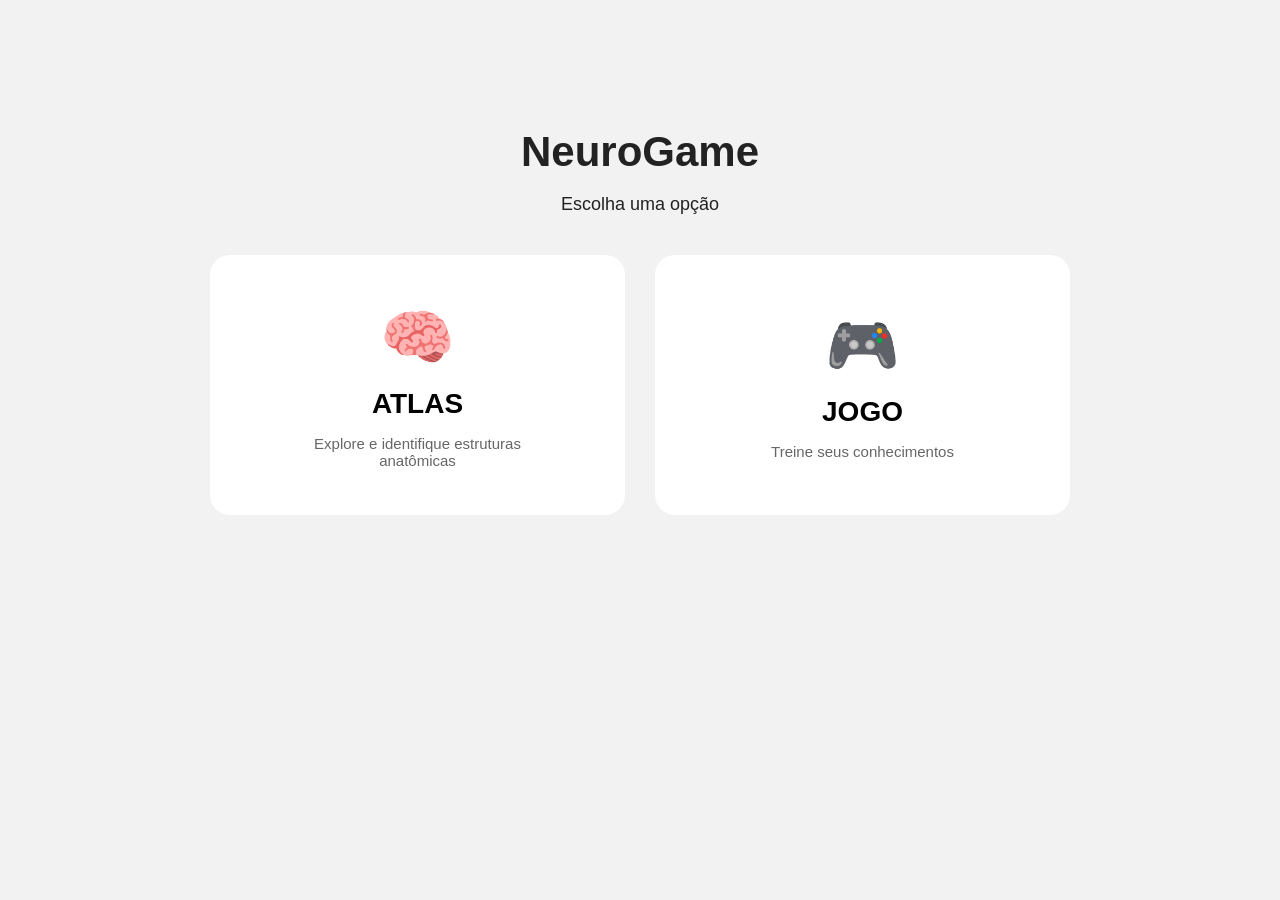
<file: index.html>
<!DOCTYPE html>
<html lang="pt-BR">

<head>

    <meta charset="UTF-8">

    <meta
        name="viewport"
        content="width=device-width, initial-scale=1.0"
    >

    <title>NeuroGame</title>

    <link
        rel="stylesheet"
        href="style.css"
    >

</head>


<body>


<main class="menu-principal">

    <h1>
        NeuroGame
    </h1>

    <p>
        Escolha uma opção
    </p>


    <div class="opcoes-principais">


        <button
            class="opcao-principal"
            id="abrirAtlas"
            type="button"
        >

            <span class="icone-principal">
                🧠
            </span>

            <strong>
                ATLAS
            </strong>

            <small>
                Explore e identifique estruturas anatômicas
            </small>

        </button>


        <button
            class="opcao-principal"
            id="abrirJogo"
            type="button"
        >

            <span class="icone-principal">
                🎮
            </span>

            <strong>
                JOGO
            </strong>

            <small>
                Treine seus conhecimentos
            </small>

        </button>


    </div>

</main>


<script>

    document
        .getElementById(
            "abrirAtlas"
        )
        .addEventListener(
            "click",
            function() {

                window.location.href =
                    "atlas.html";

            }
        );


    document
        .getElementById(
            "abrirJogo"
        )
        .addEventListener(
            "click",
            function() {

                window.location.href =
                    "jogo-menu.html";

            }
        );

</script>


</body>

</html>
</file>
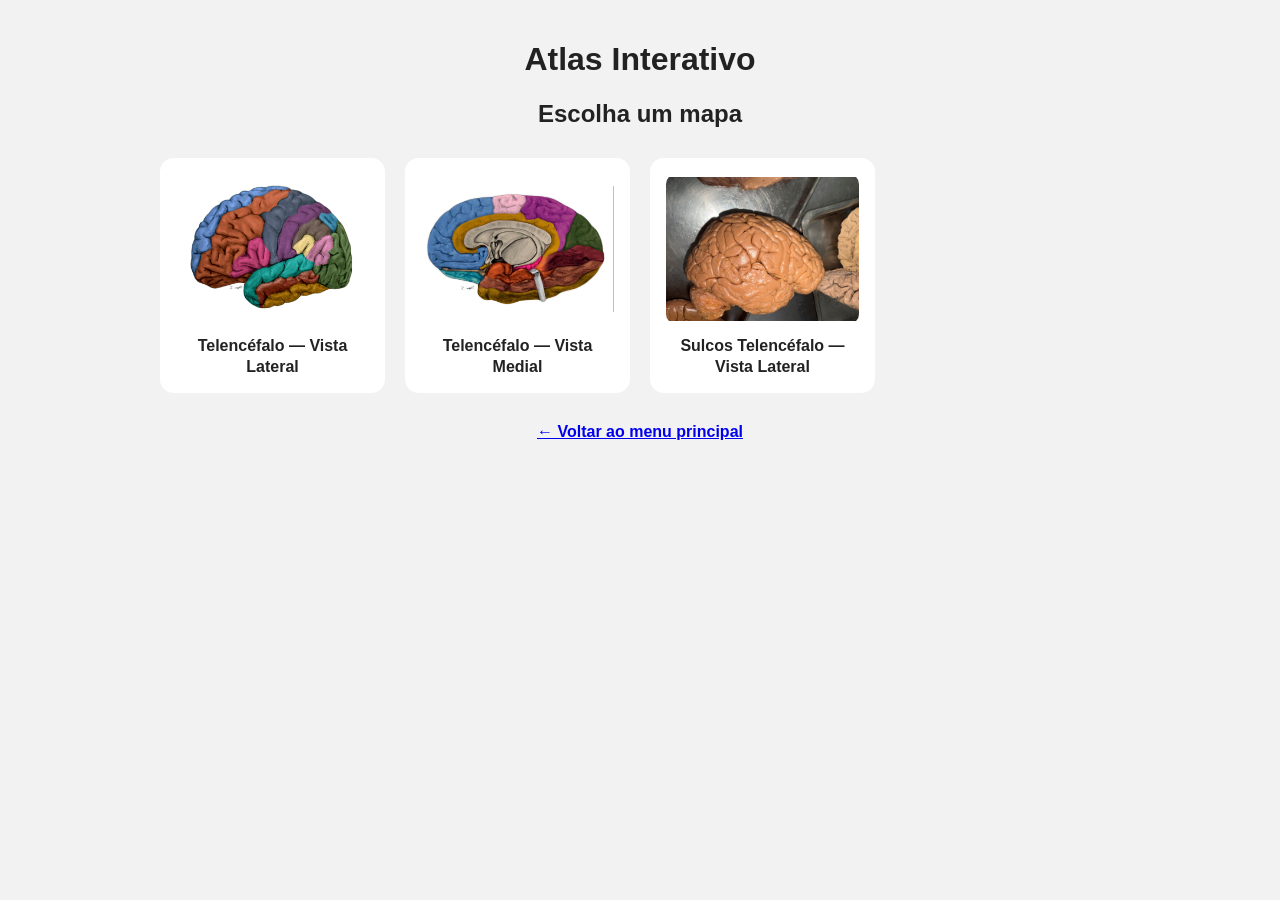
<file: atlas.html>
<!DOCTYPE html>
<html lang="pt-BR">

<head>

    <meta charset="UTF-8">

    <meta
        name="viewport"
        content="width=device-width, initial-scale=1.0"
    >

    <title>NeuroGame — Atlas Interativo</title>

    <link
        rel="stylesheet"
        href="./style.css"
    >

</head>

<body>


<main class="game">


    <!-- ==================================================
         TÍTULO
         ================================================== -->

    <h1>
        Atlas Interativo
    </h1>


    <!-- ==================================================
         TELA DE SELEÇÃO DOS MAPAS
         ================================================== -->

    <section id="telaSelecaoAtlas">

        <h2>
            Escolha um mapa
        </h2>


        <div class="menu-mapas">


            <!-- TELENCÉFALO LATERAL -->

            <a
                class="card-atlas"
                href="./atlas.html?mapa=telencefalo-lateral"
            >

                <img
                    src="./imagens/PalcoTelencefalo.png"
                    alt="Telencéfalo em vista lateral"
                >

                <span>
                    Telencéfalo — Vista Lateral
                </span>

            </a>


            <!-- TELENCÉFALO MEDIAL -->

            <a
                class="card-atlas"
                href="./atlas.html?mapa=telencefalo-medial"
            >

                <img
                    src="./imagens/PalcoTelencefaloMedial.png"
                    alt="Telencéfalo em vista medial"
                >

                <span>
                    Telencéfalo — Vista Medial
                </span>

            </a>


            <!-- CADÁVER — SULCOS -->

            <a
                class="card-atlas"
                href="./atlas.html?mapa=cadavertelencefalo-lateral"
            >

                <img
                    src="./imagens/CadaverTelencefaloLateral.png"
                    alt="Sulcos do telencéfalo em cadáver"
                >

                <span>
                    Sulcos Telencéfalo — Vista Lateral
                </span>

            </a>


        </div>


        <!-- VOLTAR -->

        <div class="acoes-atlas">

            <a
                href="./index.html"
                class="botao-acao link-botao"
            >
                ← Voltar ao menu principal
            </a>

        </div>

    </section>


    <!-- ==================================================
         TELA DO MAPA
         ================================================== -->

    <section
        id="telaMapaAtlas"
        style="display: none;"
    >

        <h2 id="tituloMapaAtlas">
            Carregando mapa...
        </h2>


        <p>
            Clique em uma estrutura para identificá-la.
        </p>


        <div
            id="infoAtlas"
            class="info-atlas"
        >

            <span>
                Estrutura selecionada:
            </span>

            <strong id="nomeEstruturaAtlas">
                Nenhuma
            </strong>

        </div>


        <!-- IMAGEM + SVG -->

        <div class="cerebro">

            <img
                id="imagemAnatomica"
                alt="Imagem anatômica"
            >

            <svg
                id="camadaHotspots"
                class="hotspots"
                preserveAspectRatio="none"
            ></svg>

        </div>


        <!-- BOTÕES -->

        <div class="acoes-atlas">

            <a
                href="./atlas.html"
                class="botao-acao link-botao"
            >
                ← Escolher outro mapa
            </a>


            <a
                href="./index.html"
                class="botao-acao link-botao"
            >
                🏠 Menu principal
            </a>

        </div>

    </section>


</main>


<!-- ==================================================
     MAPAS
     ================================================== -->

<script src="./Mapas/mapaPalcoTelencefalo.js"></script>

<script src="./Mapas/mapaPalcoTelencefaloMedial.js"></script>

<script src="./Mapas/mapaCadaverSulcosTelencefaloLateral.js"></script>

<script src="./Mapas/catalogoMapas.js"></script>


<script>

// ======================================================
// ATLAS INTERATIVO
// ======================================================


// ======================================================
// ELEMENTOS
// ======================================================

const telaSelecaoAtlas =
    document.getElementById(
        "telaSelecaoAtlas"
    );


const telaMapaAtlas =
    document.getElementById(
        "telaMapaAtlas"
    );


const tituloMapaAtlas =
    document.getElementById(
        "tituloMapaAtlas"
    );


const nomeEstruturaAtlas =
    document.getElementById(
        "nomeEstruturaAtlas"
    );


const imagemAtlas =
    document.getElementById(
        "imagemAnatomica"
    );


const svgAtlas =
    document.getElementById(
        "camadaHotspots"
    );


// ======================================================
// LER MAPA DA URL
// ======================================================

const parametros =
    new URLSearchParams(
        window.location.search
    );


const idMapaSelecionado =
    parametros.get(
        "mapa"
    );


// ======================================================
// DECIDIR QUAL TELA MOSTRAR
// ======================================================

if (!idMapaSelecionado) {

    telaSelecaoAtlas.style.display =
        "block";


    telaMapaAtlas.style.display =
        "none";

}

else {

    abrirAtlas(
        idMapaSelecionado
    );

}


// ======================================================
// ABRIR ATLAS
// ======================================================

function abrirAtlas(
    idMapa
) {

    const mapa =
        catalogoMapas.find(
            function(item) {

                return (
                    item.id ===
                    idMapa
                );

            }
        );


    if (!mapa) {

        telaSelecaoAtlas.style.display =
            "none";


        telaMapaAtlas.style.display =
            "block";


        tituloMapaAtlas.textContent =
            "Mapa não encontrado";


        nomeEstruturaAtlas.textContent =
            "Verifique o catálogo de mapas.";


        console.error(
            "Mapa não encontrado:",
            idMapa
        );


        return;

    }


    telaSelecaoAtlas.style.display =
        "none";


    telaMapaAtlas.style.display =
        "block";


    tituloMapaAtlas.textContent =
        mapa.titulo;


    nomeEstruturaAtlas.textContent =
        "Nenhuma";


    carregarImagemAtlas(
        mapa
    );

}


// ======================================================
// CARREGAR IMAGEM
// ======================================================

function carregarImagemAtlas(
    mapa
) {

    console.log(
        "Carregando imagem:",
        mapa.imagem
    );


    imagemAtlas.onload =
        function() {

            console.log(
                "Imagem carregada com sucesso:",
                mapa.imagem
            );


            criarEstruturasAtlas(
                mapa
            );

        };


    imagemAtlas.onerror =
        function() {

            console.error(
                "Erro ao carregar imagem:",
                mapa.imagem
            );


            nomeEstruturaAtlas.textContent =
                "Erro ao carregar a imagem.";

        };


    imagemAtlas.src =
        mapa.imagem;

}


// ======================================================
// CRIAR ESTRUTURAS
// ======================================================

function criarEstruturasAtlas(
    mapa
) {

    svgAtlas.innerHTML =
        "";


    svgAtlas.setAttribute(
        "viewBox",
        `0 0 ${imagemAtlas.naturalWidth} ${imagemAtlas.naturalHeight}`
    );


    mapa.estruturas.forEach(
        function(estrutura) {

            let elemento;


            // ==========================================
            // LINHA
            // ==========================================

            if (
                estrutura.tipo ===
                "linha"
            ) {

                elemento =
                    document.createElementNS(
                        "http://www.w3.org/2000/svg",
                        "polyline"
                    );


                elemento.classList.add(
                    "estrutura",
                    "estrutura-linha",
                    "estrutura-atlas"
                );


                elemento.setAttribute(
                    "fill",
                    "none"
                );

            }


            // ==========================================
            // ÁREA
            // ==========================================

            else {

                elemento =
                    document.createElementNS(
                        "http://www.w3.org/2000/svg",
                        "polygon"
                    );


                elemento.classList.add(
                    "estrutura",
                    "estrutura-area",
                    "estrutura-atlas"
                );

            }


            elemento.setAttribute(
                "points",
                estrutura.pontos
            );


            elemento.dataset.id =
                estrutura.id;


            elemento.dataset.nome =
                estrutura.nome;


            elemento.dataset.tipo =
                estrutura.tipo ||
                "area";


            elemento.dataset.info =
                estrutura.info ||
                "";


            elemento.addEventListener(
                "click",

                function(event) {

                    event.stopPropagation();


                    selecionarEstruturaAtlas(
                        elemento
                    );

                }
            );


            svgAtlas.appendChild(
                elemento
            );

        }
    );


    console.log(
        "Estruturas criadas:",
        document.querySelectorAll(
            ".estrutura-atlas"
        ).length
    );

}


// ======================================================
// SELECIONAR ESTRUTURA
// ======================================================

function selecionarEstruturaAtlas(
    elemento
) {

    const estruturas =
        document.querySelectorAll(
            ".estrutura-atlas"
        );


    estruturas.forEach(
        function(estrutura) {

            estrutura.classList.remove(
                "selecionada-atlas"
            );

        }
    );


    elemento.classList.add(
        "selecionada-atlas"
    );


    nomeEstruturaAtlas.textContent =
        elemento.dataset.nome;


    console.log(
        "Estrutura selecionada:",
        elemento.dataset.nome
    );

}

</script>


</body>

</html>
</file>
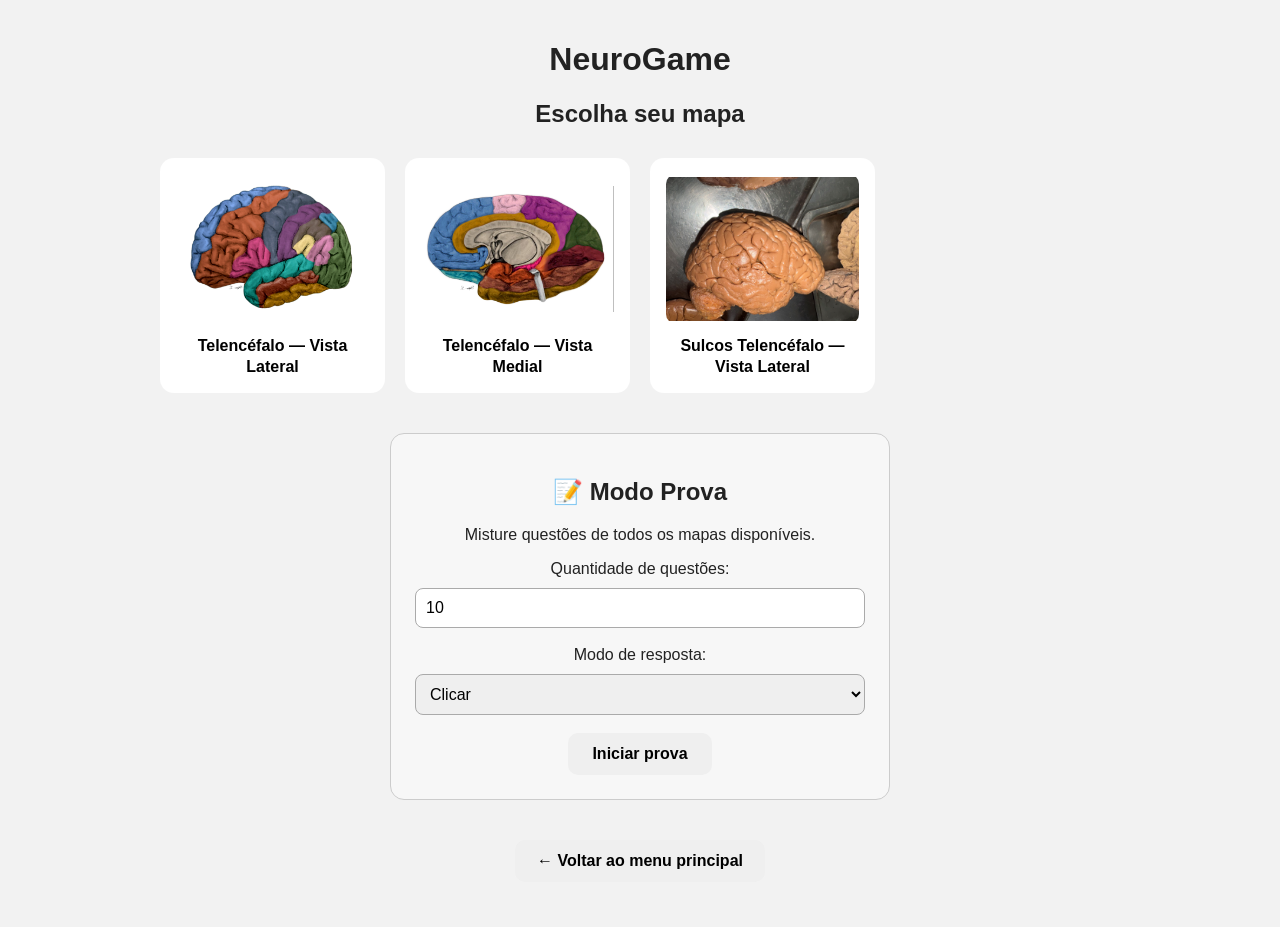
<file: jogo-menu.html>
<!DOCTYPE html>

<html lang="pt-BR">

<head>

    <meta charset="UTF-8">

    <meta
        name="viewport"
        content="width=device-width, initial-scale=1.0"
    >

    <title>NeuroGame</title>

    <link
        rel="stylesheet"
        href="style.css"
    >

</head>


<body>


<main class="game">


    <!-- ==========================
         TÍTULO
         ========================== -->

    <h1>
        NeuroGame
    </h1>


    <!-- ==========================
         ESCOLHA DO MAPA
         ========================== -->

    <h2 id="pergunta">
        Escolha seu mapa
    </h2>


    <div class="menu-mapas">


        <!-- TELENCÉFALO LATERAL -->

        <button
            class="card-mapa"
            data-mapa="telencefalo-lateral"
            type="button"
        >

            <img
                src="imagens/PalcoTelencefalo.png"
                alt="Telencéfalo lateral"
            >

            <span>
                Telencéfalo — Vista Lateral
            </span>

        </button>


        <!-- TELENCÉFALO MEDIAL -->

        <button
            class="card-mapa"
            data-mapa="telencefalo-medial"
            type="button"
        >

            <img
                src="imagens/PalcoTelencefaloMedial.png"
                alt="Telencéfalo medial"
            >

            <span>
                Telencéfalo — Vista Medial
            </span>

        </button>

 <!-- CADÁVER — SULCOS DO TELENCÉFALO LATERAL -->

<button
    class="card-mapa"
    data-mapa="cadavertelencefalo-lateral"
    type="button"
>

    <img
        src="imagens/CadaverTelencefaloLateral.png"
        alt="Sulcos do Telencéfalo em cadáver"
    >

    <span>
        Sulcos Telencéfalo — Vista Lateral
    </span>

</button>


    </div>


    <!-- ==========================
         ESCOLHA DO MODO
         ========================== -->

    <div
        id="menuModos"
        class="menu-modos"
    >

        <h2>
            Escolha o modo de jogo
        </h2>


        <button
            class="botao-modo"
            data-modo="clicar"
            type="button"
        >
            🎯 Clicar
        </button>


        <button
            class="botao-modo"
            data-modo="digitar"
            type="button"
        >
            ✍️ Digitar
        </button>


    </div>


    <!-- ==========================
         MODO PROVA
         ========================== -->

    <div class="card-prova">

        <h2>
            📝 Modo Prova
        </h2>


        <p>
            Misture questões de todos os mapas disponíveis.
        </p>


        <label for="quantidadeProva">
            Quantidade de questões:
        </label>


        <input
            id="quantidadeProva"
            type="number"
            min="1"
            value="10"
        >


        <label for="modoRespostaProva">
            Modo de resposta:
        </label>


        <select id="modoRespostaProva">

            <option value="clicar">
                Clicar
            </option>

            <option value="digitar">
                Digitar
            </option>

        </select>


        <button
            id="iniciarProva"
            type="button"
        >
            Iniciar prova
        </button>


    </div>


    <!-- ==========================
         VOLTAR AO MENU PRINCIPAL
         ========================== -->

    <div class="acoes-atlas">

        <button
            id="voltarPrincipalJogo"
            class="botao-acao"
            type="button"
        >
            ← Voltar ao menu principal
        </button>

    </div>


</main>


<!-- ==========================
     JAVASCRIPT DO MENU
     ========================== -->

<script src="js/menu.js"></script>


<!-- ==========================
     BOTÃO VOLTAR
     ========================== -->

<script>

    document
        .getElementById(
            "voltarPrincipalJogo"
        )
        .addEventListener(
            "click",

            function() {

                window.location.href =
                    "index.html";

            }
        );

</script>


</body>

</html>
</file>
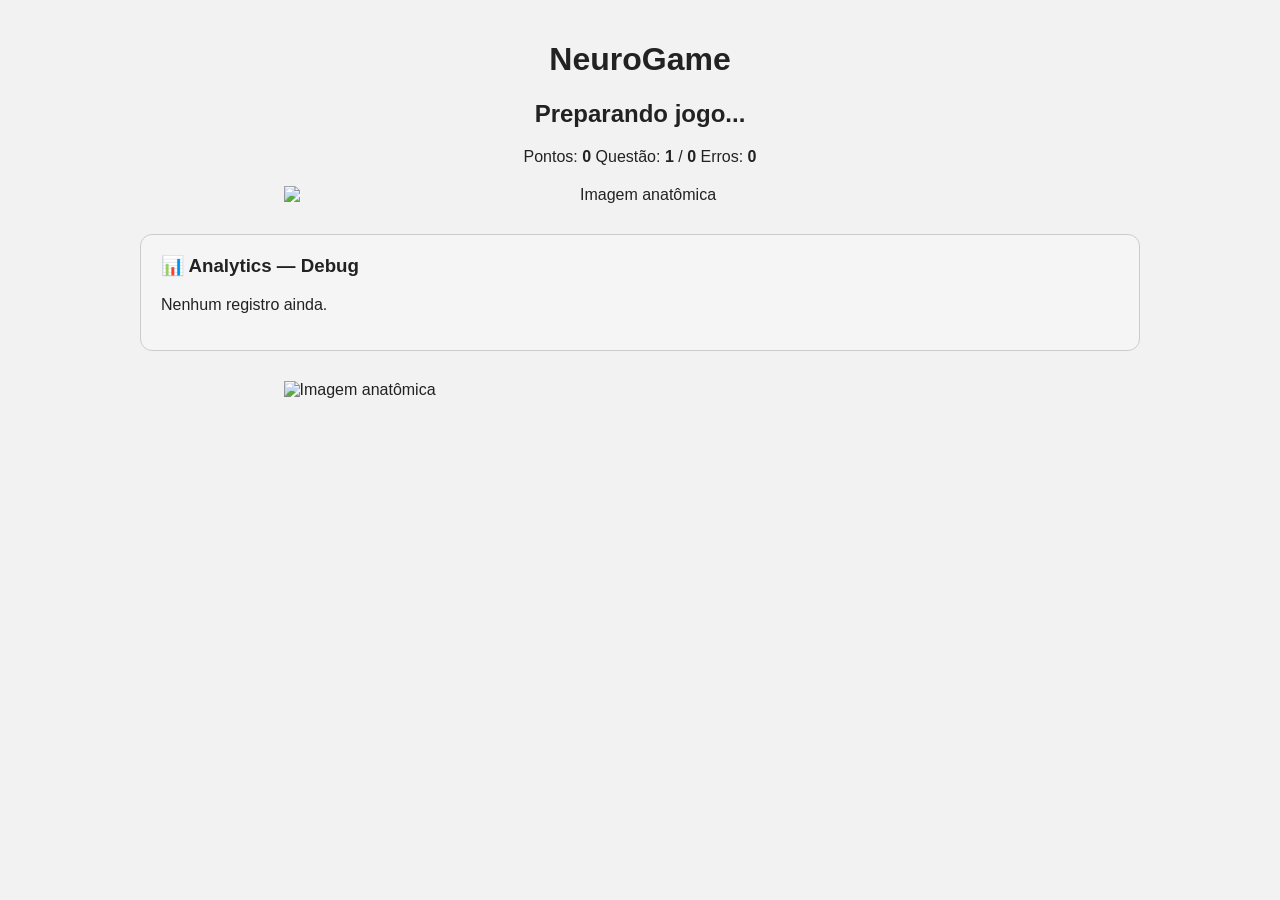
<file: jogo.html>
<!DOCTYPE html>

<html lang="pt-BR">

<head>

    <meta charset="UTF-8">

    <meta
        name="viewport"
        content="width=device-width, initial-scale=1.0"
    >

    <title>NeuroGame</title>

    <link
        rel="stylesheet"
        href="style.css"
    >

</head>


<body>

    <main class="game">

        <h1>
    NeuroGame
    <div
    id="acoesPartida"
    class="acoes-partida"
>

    <button
        id="reiniciarPartida"
        type="button"
        class="botao-acao"
    >
        🔄 Reiniciar partida
    </button>


    <button
        id="voltarMenu"
        type="button"
        class="botao-acao"
    >
        ← Voltar ao menu
    </button>

</div>
</h1>


<h2 id="pergunta">
    Preparando jogo...
</h2>


<!-- PAINEL -->

<div class="painel">

    <span>
        Pontos:
        <strong id="pontos">
            0
        </strong>
    </span>


    <span>
        Questão:

        <strong id="numeroQuestao">
            1
        </strong>

        /

        <strong id="totalQuestoes">
            0
        </strong>
    </span>


    <span>
        Erros:

        <strong id="erros">
            0
        </strong>
    </span>

</div>


<!-- FEEDBACK -->

<p id="feedback"></p>
<div
    id="areaDigitar"
    class="area-digitar"
>

    <input
        id="respostaDigitada"
        type="text"
        placeholder="Digite o nome da estrutura"
        autocomplete="off"
    >

    <button
        id="confirmarResposta"
        type="button"
    >
        Responder
    </button>

</div>

<!-- INFORMAÇÃO DA ESTRUTURA -->

<div
    id="infoEstrutura"
    class="info-estrutura"
>
</div>


<!-- IMAGEM -->

<div class="cerebro">

    <img
        id="imagemAnatomica"
        alt="Imagem anatômica"
    >

    <svg
        id="camadaHotspots"
        class="hotspots"
    >
    </svg>

</div>






<!-- VERIFICADOR DE DADOS-->

<div id="painelAnalytics" class="painel-analytics">
    <h3>📊 Analytics — Debug</h3>

<div id="listaAnalytics">

    <p id="mensagemAnalytics">
        Nenhum registro ainda.
    </p>

</div>
</div>
    </main>

<script src="js/analytics.js"></script>

<script src="Mapas/mapaPalcoTelencefalo.js"></script>
<script src="Mapas/mapaPalcoTelencefaloMedial.js"></script>
<script src="../Mapas/mapaCadaverSulcosTelencefaloLateral.js"></script>

<script src="Mapas/catalogoMapas.js"></script>

<script src="js/modoClicar.js"></script>
<script src="js/modoDigitar.js"></script>
<script src="js/game.js"></script>
    <div class="cerebro">

    <img
        id="imagemAnatomica"
        alt="Imagem anatômica"
    >

    <svg
        id="camadaHotspots"
        class="hotspots"
    >
    </svg>

</div>
</body>
</html>
</file>
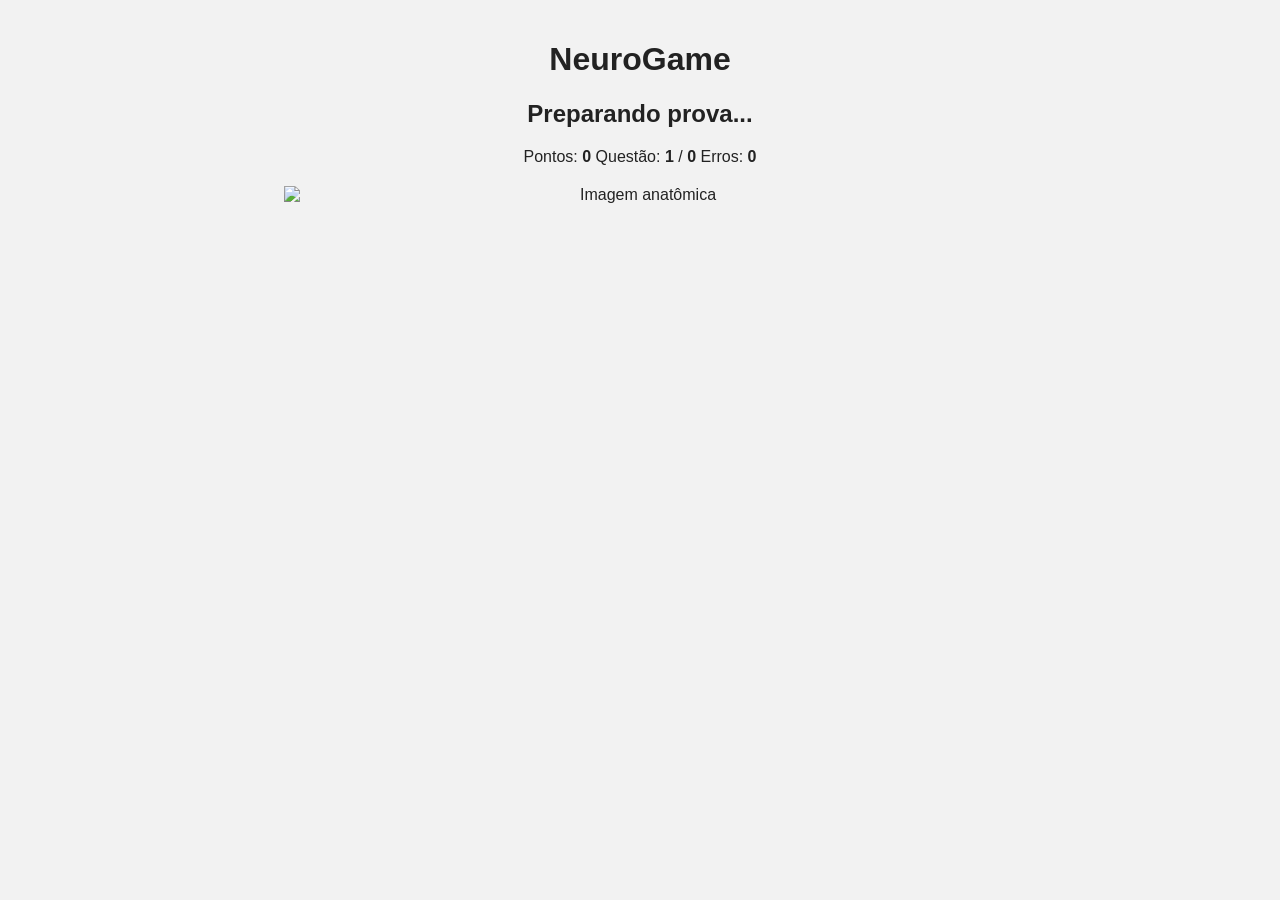
<file: prova.html>
<!DOCTYPE html>

<html lang="pt-BR">

<head>

    <meta charset="UTF-8">

    <meta
        name="viewport"
        content="width=device-width, initial-scale=1.0"
    >

    <title>NeuroGame — Prova</title>

    <link
        rel="stylesheet"
        href="style.css"
    >

</head>


<body>


<main class="game">

    <h1>
        NeuroGame
    </h1>


    <h2 id="pergunta">
        Preparando prova...
    </h2>


    <div class="painel">

        <span>
            Pontos:
            <strong id="pontos">
                0
            </strong>
        </span>


        <span>
            Questão:
            <strong id="numeroQuestao">
                1
            </strong>

            /

            <strong id="totalQuestoes">
                0
            </strong>
        </span>


        <span>
            Erros:
            <strong id="erros">
                0
            </strong>
        </span>

    </div>


    <p id="feedback"></p>


    <div class="cerebro">

        <img
            id="imagemAnatomica"
            alt="Imagem anatômica"
        >


        <svg
            id="camadaHotspots"
            class="hotspots"
        ></svg>

    </div>


</main>


<script src="Mapas/mapaPalcoTelencefalo.js"></script>
<script src="Mapas/mapaPalcoTelencefaloMedial.js"></script>

<script src="Mapas/catalogoMapas.js"></script>

<script src="js/analytics.js"></script>
<script src="js/prova.js"></script>


</body>

</html>
</file>
<file: style.css>
/* ======================================================
   NEUROGAME — STYLE.CSS
   ====================================================== */

/* =========================
   BASE
   ========================= */

* {
    box-sizing: border-box;
}

body {
    margin: 0;
    padding: 20px;
    font-family: Arial, Helvetica, sans-serif;
    background: #f2f2f2;
    color: #222;
}

/* ======================================================
   MENU DE MAPAS / ATLAS
   ====================================================== */

.menu-mapas {
    display: grid;
    grid-template-columns: repeat(4, minmax(0, 1fr));
    gap: 20px;
    max-width: 1000px;
    margin: 30px auto;
    padding: 0 20px;
}

/* =========================
   CARDS DE MAPA E ATLAS
   ========================= */

.card-mapa,
.card-atlas {
    width: 100%;
    padding: 14px;
    border: 2px solid transparent;
    border-radius: 14px;
    background: white;
    cursor: pointer;
    display: flex;
    flex-direction: column;
    align-items: center;
    gap: 12px;
    transition:
        transform 0.2s ease,
        border-color 0.2s ease,
        box-shadow 0.2s ease;
}

.card-mapa img,
.card-atlas img {
    width: 100%;
    height: 150px;
    object-fit: contain;
    border-radius: 10px;
}

.card-mapa span,
.card-atlas span {
    font-size: 16px;
    font-weight: 700;
    text-align: center;
    line-height: 1.3;
}

@media (hover: hover) and (pointer: fine) {
    .card-mapa:hover,
    .card-atlas:hover {
        transform: translateY(-4px);
        border-color: #777;
        box-shadow: 0 6px 18px rgba(0, 0, 0, 0.12);
    }
}

.card-mapa.selecionado,
.card-atlas.selecionado {
    border-color: #222;
    box-shadow: 0 6px 18px rgba(0, 0, 0, 0.14);
}

/* =========================
   TABLET
   ========================= */

@media (max-width: 900px) {
    .menu-mapas {
        grid-template-columns: repeat(2, minmax(0, 1fr));
    }
}

/* =========================
   CELULAR
   ========================= */

@media (max-width: 500px) {
    body {
        padding: 12px;
    }

    .menu-mapas {
        grid-template-columns: 1fr;
        padding: 0;
    }
}

/* ======================================================
   MENU DE MODOS
   ====================================================== */

.menu-modos {
    display: none;
    margin-top: 30px;
    text-align: center;
}

.menu-modos.visivel {
    display: block;
}

.botao-modo {
    margin: 10px;
    padding: 14px 24px;
    border: none;
    border-radius: 10px;
    font-size: 18px;
    cursor: pointer;
}

/* ======================================================
   ÁREA DO JOGO
   ====================================================== */

.game {
    text-align: center;
}

/* =========================
   IMAGEM ANATÔMICA + SVG
   ========================= */

.cerebro {
    position: relative;
    width: 713px;
    max-width: 100%;
    margin: 20px auto;
}

.cerebro img {
    display: block;
    width: 100%;
    height: auto;
}

/* =========================
   CAMADA SVG
   ========================= */

.hotspots {
    position: absolute;
    top: 0;
    left: 0;
    width: 100%;
    height: 100%;
    pointer-events: none;
}

/* ======================================================
   ESTRUTURAS DO JOGO
   ====================================================== */

.estrutura-area {
    fill: transparent;
    stroke: transparent;
    cursor: pointer;
    pointer-events: all;
}

.estrutura-linha {
    fill: none;
    stroke: transparent;
    stroke-width: 24;
    stroke-linecap: round;
    stroke-linejoin: round;
    cursor: pointer;
    pointer-events: stroke;
}

/* =========================
   HOVER SOMENTE NO MODO CLICAR
   ========================= */

@media (hover: hover) and (pointer: fine) {
    .modo-clicar .estrutura-area:hover {
        fill: rgba(255, 215, 0, 0.35);
        stroke: #222;
        stroke-width: 2;
    }

    .modo-clicar .estrutura-linha:hover {
        fill: none;
        stroke: rgba(255, 215, 0, 0.85);
        stroke-width: 24;
    }
}

/* =========================
   ACERTO / ERRO — ÁREA
   ========================= */

.estrutura-area.correto {
    fill: rgba(0, 200, 0, 0.35);
    stroke: green;
    stroke-width: 2;
}

.estrutura-area.errado {
    fill: rgba(255, 0, 0, 0.35);
    stroke: red;
    stroke-width: 2;
}

/* =========================
   ACERTO / ERRO — LINHA
   ========================= */

.estrutura-linha.correto {
    fill: none;
    stroke: green;
    stroke-width: 24;
}

.estrutura-linha.errado {
    fill: none;
    stroke: red;
    stroke-width: 24;
}

/* =========================
   DESTAQUE MODO DIGITAR
   ========================= */

.estrutura-area.destacada {
    fill: rgba(255, 215, 0, 0.45);
    stroke: #222;
    stroke-width: 20;
    pointer-events: none;
}

.estrutura-linha.destacada {
    fill: none;
    stroke: rgba(255, 215, 0, 0.9);
    stroke-width: 24;
    pointer-events: none;
}

/* =========================
   CURSOR POR MODO
   ========================= */

.modo-clicar .estrutura-area,
.modo-clicar .estrutura-linha {
    cursor: pointer;
    touch-action: manipulation;
}

.modo-digitar .estrutura-area,
.modo-digitar .estrutura-linha {
    cursor: default;
}

/* ======================================================
   BOTÕES DA PARTIDA
   ====================================================== */

.acoes-partida {
    display: none;
    justify-content: center;
    gap: 15px;
    margin: 25px auto;
    flex-wrap: wrap;
}

.acoes-partida.visivel {
    display: flex;
}

.botao-acao {
    padding: 12px 22px;
    border: none;
    border-radius: 10px;
    font-size: 16px;
    font-weight: 600;
    cursor: pointer;
}

@media (hover: hover) and (pointer: fine) {
    .botao-acao:hover {
        opacity: 0.85;
    }
}

/* ======================================================
   MODO DIGITAR
   ====================================================== */

.area-digitar {
    display: none;
    justify-content: center;
    align-items: center;
    gap: 10px;
    margin: 20px auto;
    flex-wrap: wrap;
}

.area-digitar.visivel {
    display: flex;
}

.area-digitar input {
    width: 300px;
    max-width: 90%;
    padding: 12px;
    font-size: 17px;
    border: 1px solid #aaa;
    border-radius: 8px;
}

.area-digitar button {
    padding: 12px 20px;
    font-size: 16px;
    cursor: pointer;
    border: none;
    border-radius: 8px;
}

/* ======================================================
   ANALYTICS
   ====================================================== */

.painel-analytics {
    margin: 30px auto;
    padding: 20px;
    max-width: 1000px;
    background: #f5f5f5;
    border: 1px solid #ccc;
    border-radius: 12px;
    text-align: left;
}

.painel-analytics h3 {
    margin-top: 0;
}

.registro-analytics {
    background: white;
    border: 1px solid #ddd;
    border-radius: 8px;
    padding: 12px;
    margin-bottom: 12px;
    font-family: monospace;
    font-size: 14px;
    overflow-x: auto;
}

.registro-analytics.acerto {
    border-left: 5px solid green;
}

.registro-analytics.erro {
    border-left: 5px solid red;
}

/* ======================================================
   MODO PROVA
   ====================================================== */

.card-prova {
    max-width: 500px;
    margin: 40px auto;
    padding: 24px;
    border: 1px solid #ccc;
    border-radius: 14px;
    text-align: center;
    background: #f7f7f7;
}

.card-prova input,
.card-prova select {
    display: block;
    width: 100%;
    margin: 10px 0 18px;
    padding: 10px;
    font-size: 16px;
    border-radius: 8px;
    border: 1px solid #aaa;
}

.card-prova button {
    padding: 12px 24px;
    font-size: 16px;
    font-weight: 600;
    border: none;
    border-radius: 10px;
    cursor: pointer;
}

/* ======================================================
   ATLAS INTERATIVO
   ====================================================== */

.info-atlas {
    max-width: 600px;
    margin: 20px auto;
    padding: 15px;
    border: 1px solid #ccc;
    border-radius: 10px;
    background: #f7f7f7;
    font-size: 18px;
}

.info-atlas strong {
    margin-left: 8px;
}

/* =========================
   ATLAS — ÁREA
   ========================= */

.estrutura-atlas.estrutura-area {
    fill: transparent;
    stroke: transparent;
    cursor: pointer;
    pointer-events: all;
}

/* =========================
   ATLAS — LINHA
   ========================= */

.estrutura-atlas.estrutura-linha {
    fill: none;
    stroke: transparent;
    stroke-width: 24;
    stroke-linecap: round;
    stroke-linejoin: round;
    cursor: pointer;
    pointer-events: stroke;
}

/* =========================
   HOVER DO ATLAS
   ========================= */

@media (hover: hover) and (pointer: fine) {
    .estrutura-atlas.estrutura-area:hover {
        fill: rgba(255, 215, 0, 0.30);
        stroke: #222;
        stroke-width: 2;
    }

    .estrutura-atlas.estrutura-linha:hover {
        stroke: rgba(255, 215, 0, 0.8);
        stroke-width: 24;
    }
}

/* =========================
   ESTRUTURA SELECIONADA
   ========================= */

.estrutura-atlas.estrutura-area.selecionada-atlas {
    fill: rgba(0, 150, 255, 0.35);
    stroke: #0066aa;
    stroke-width: 2;
}

.estrutura-atlas.estrutura-linha.selecionada-atlas {
    fill: none;
    stroke: #0066aa;
    stroke-width: 24;
}

.acoes-atlas {
    margin: 25px auto;
}

/* ======================================================
   MENU PRINCIPAL
   ====================================================== */

.menu-principal {
    text-align: center;
    max-width: 900px;
    margin: 60px auto;
    padding: 20px;
}

.menu-principal h1 {
    font-size: 42px;
    margin-bottom: 10px;
}

.menu-principal > p {
    font-size: 18px;
    margin-bottom: 40px;
}

/* =========================
   OPÇÕES PRINCIPAIS
   ========================= */

.opcoes-principais {
    display: grid;
    grid-template-columns: repeat(2, minmax(0, 1fr));
    gap: 30px;
}

.opcao-principal {
    min-height: 260px;
    padding: 30px;
    border: 2px solid transparent;
    border-radius: 20px;
    background: white;
    cursor: pointer;
    display: flex;
    flex-direction: column;
    justify-content: center;
    align-items: center;
    gap: 15px;
    transition:
        transform 0.2s ease,
        border-color 0.2s ease,
        box-shadow 0.2s ease;
}

@media (hover: hover) and (pointer: fine) {
    .opcao-principal:hover {
        transform: translateY(-6px);
        border-color: #555;
        box-shadow: 0 10px 25px rgba(0, 0, 0, 0.12);
    }
}

.icone-principal {
    font-size: 60px;
}

.opcao-principal strong {
    font-size: 28px;
}

.opcao-principal small {
    font-size: 15px;
    color: #666;
    max-width: 240px;
}

/* =========================
   MOBILE — MENU PRINCIPAL
   ========================= */

@media (max-width: 600px) {
    .menu-principal {
        margin: 30px auto;
        padding: 10px;
    }

    .menu-principal h1 {
        font-size: 34px;
    }

    .opcoes-principais {
        grid-template-columns: 1fr;
    }

    .opcao-principal {
        min-height: 210px;
        padding: 24px;
    }
}

.card-atlas {
    text-decoration: none;
    color: inherit;
}
</file>
